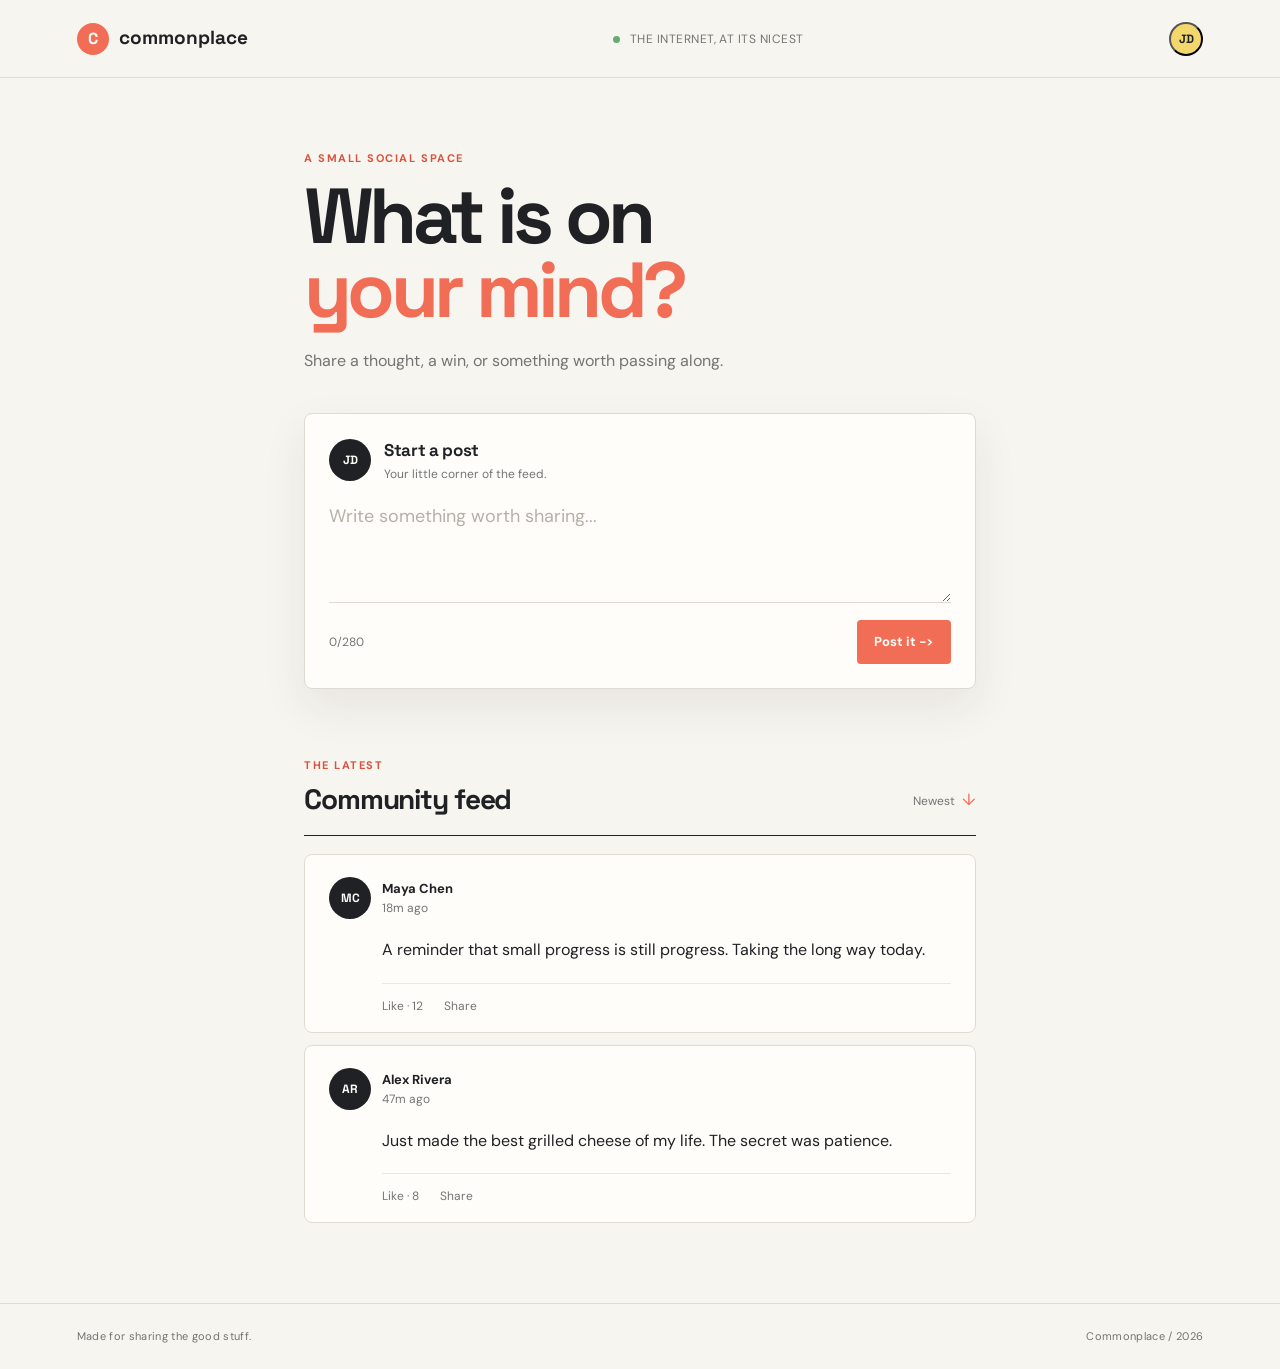
<file: index.html>
<!doctype html>
<html lang="en">
<head>
  <meta charset="UTF-8">
  <meta name="viewport" content="width=device-width, initial-scale=1.0">
  <meta name="description" content="A simple place to share updates and see what people are posting.">
  <title>Commonplace | Share your thoughts</title>
  <link rel="preconnect" href="https://fonts.googleapis.com">
  <link rel="preconnect" href="https://fonts.gstatic.com" crossorigin>
  <link href="https://fonts.googleapis.com/css2?family=DM+Sans:wght@400;500;600;700&family=Space+Grotesk:wght@500;600;700&display=swap" rel="stylesheet">
  <link rel="stylesheet" href="styles.css">
</head>
<body>
  <header class="site-header">
    <a class="brand" href="#top" aria-label="Commonplace home">
      <span class="brand-mark">C</span>
      <span>commonplace</span>
    </a>
    <div class="header-note"><span class="status-dot"></span> the internet, at its nicest</div>
    <button class="avatar avatar-small" type="button" aria-label="Your profile">JD</button>
  </header>

  <main class="page-shell" id="top">
    <section class="intro" aria-labelledby="page-title">
      <p class="eyebrow">A small social space</p>
      <h1 id="page-title">What is on<br><em>your mind?</em></h1>
      <p class="intro-copy">Share a thought, a win, or something worth passing along.</p>
    </section>

    <section class="composer panel" aria-labelledby="composer-title">
      <div class="composer-topline">
        <div class="avatar">JD</div>
        <div>
          <h2 id="composer-title">Start a post</h2>
          <p>Your little corner of the feed.</p>
        </div>
      </div>
      <form id="post-form">
        <label class="sr-only" for="post-text">Write your post</label>
        <textarea id="post-text" maxlength="280" placeholder="Write something worth sharing..." required></textarea>
        <div class="composer-footer">
          <span class="character-count"><span id="character-count">0</span>/280</span>
          <button class="button button-primary" type="submit">Post it <span aria-hidden="true">-&gt;</span></button>
        </div>
      </form>
    </section>

    <section class="feed-section" aria-labelledby="feed-title">
      <div class="feed-heading">
        <div>
          <p class="eyebrow">The latest</p>
          <h2 id="feed-title">Community feed</h2>
        </div>
        <button class="sort-button" id="sort-button" type="button">Newest <span aria-hidden="true">&#8595;</span></button>
      </div>
      <div class="feed" id="feed" aria-live="polite"></div>
      <p class="empty-state" id="empty-state" hidden>No posts yet. Be the first to say something.</p>
    </section>
  </main>

  <footer class="site-footer">
    <span>Made for sharing the good stuff.</span>
    <span>Commonplace / 2026</span>
  </footer>
  <script src="app.js"></script>
</body>
</html>
</file>
<file: styles.css>
:root {
  --ink: #202124;
  --muted: #747474;
  --paper: #f7f5ef;
  --white: #fffdfa;
  --line: #dedbd2;
  --coral: #f26d55;
  --coral-dark: #d9533e;
  --blue: #d8e7f2;
  --yellow: #f4d76c;
  --shadow: 0 18px 45px rgba(32, 33, 36, 0.08);
}

* { box-sizing: border-box; }
html { scroll-behavior: smooth; }
body {
  margin: 0;
  background: var(--paper);
  color: var(--ink);
  font-family: "DM Sans", sans-serif;
  line-height: 1.5;
}
button, textarea { font: inherit; }
button { cursor: pointer; }
.site-header {
  align-items: center;
  border-bottom: 1px solid var(--line);
  display: flex;
  height: 78px;
  justify-content: space-between;
  padding: 0 clamp(22px, 6vw, 90px);
}
.brand { align-items: center; color: var(--ink); display: flex; font-family: "Space Grotesk", sans-serif; font-size: 19px; font-weight: 700; gap: 10px; text-decoration: none; }
.brand-mark, .avatar { align-items: center; background: var(--coral); border-radius: 50%; color: var(--white); display: inline-flex; font-family: "Space Grotesk", sans-serif; font-weight: 700; justify-content: center; }
.brand-mark { font-size: 16px; height: 32px; width: 32px; }
.avatar { background: var(--ink); flex: 0 0 auto; font-size: 12px; height: 42px; width: 42px; }
.avatar-small { background: var(--yellow); color: var(--ink); height: 34px; width: 34px; }
.header-note { color: var(--muted); font-size: 12px; letter-spacing: .04em; text-transform: uppercase; }
.status-dot { background: #64ad72; border-radius: 50%; display: inline-block; height: 7px; margin-right: 6px; width: 7px; }
.page-shell { margin: 0 auto; max-width: 720px; padding: 72px 24px 80px; }
.intro { margin-bottom: 40px; }
.eyebrow { color: var(--coral-dark); font-size: 11px; font-weight: 700; letter-spacing: .14em; margin: 0 0 12px; text-transform: uppercase; }
h1, h2, p { margin-top: 0; }
h1, h2 { font-family: "Space Grotesk", sans-serif; }
h1 { font-size: clamp(46px, 8vw, 78px); letter-spacing: -.06em; line-height: .95; margin-bottom: 22px; }
h1 em { color: var(--coral); font-style: normal; }
.intro-copy { color: var(--muted); font-size: 16px; margin-bottom: 0; }
.panel { background: var(--white); border: 1px solid var(--line); border-radius: 8px; box-shadow: var(--shadow); }
.composer { padding: 24px; }
.composer-topline { align-items: center; display: flex; gap: 13px; margin-bottom: 20px; }
.composer h2 { font-size: 17px; letter-spacing: -.02em; margin: 0 0 2px; }
.composer p { color: var(--muted); font-size: 12px; margin: 0; }
textarea { background: transparent; border: 0; border-bottom: 1px solid var(--line); color: var(--ink); display: block; font-size: 18px; min-height: 100px; outline: 0; padding: 0 0 16px; resize: vertical; width: 100%; }
textarea::placeholder { color: #b4b1a9; }
textarea:focus { border-bottom-color: var(--coral); }
.composer-footer { align-items: center; display: flex; justify-content: space-between; padding-top: 17px; }
.character-count { color: var(--muted); font-size: 12px; }
.button { border: 0; border-radius: 4px; font-size: 13px; font-weight: 700; padding: 12px 17px; transition: background .2s, transform .2s; }
.button:hover { transform: translateY(-1px); }
.button-primary { background: var(--coral); color: var(--white); }
.button-primary:hover { background: var(--coral-dark); }
.feed-section { margin-top: 68px; }
.feed-heading { align-items: end; border-bottom: 1px solid var(--ink); display: flex; justify-content: space-between; margin-bottom: 18px; padding-bottom: 15px; }
.feed-heading .eyebrow { margin-bottom: 5px; }
.feed-heading h2 { font-size: 28px; letter-spacing: -.04em; margin-bottom: 0; }
.sort-button { background: transparent; border: 0; color: var(--muted); font-size: 12px; padding: 8px 0; }
.sort-button span { color: var(--coral); font-size: 16px; margin-left: 4px; }
.feed { display: grid; gap: 12px; }
.post { animation: appear .45s ease both; background: var(--white); border: 1px solid var(--line); border-radius: 8px; padding: 22px 24px 17px; }
.post-meta { align-items: center; display: flex; gap: 11px; }
.post-author { font-size: 13px; font-weight: 700; }
.post-time { color: var(--muted); font-size: 12px; }
.post-text { font-size: 16px; line-height: 1.6; margin: 18px 0 20px 53px; overflow-wrap: anywhere; white-space: pre-wrap; }
.post-actions { border-top: 1px solid #ebe8e0; display: flex; gap: 21px; margin-left: 53px; padding-top: 13px; }
.action-button { background: transparent; border: 0; color: var(--muted); font-size: 12px; padding: 0; }
.action-button:hover, .action-button.liked { color: var(--coral-dark); }
.empty-state { color: var(--muted); font-size: 14px; padding: 25px 0; text-align: center; }
.site-footer { border-top: 1px solid var(--line); color: var(--muted); display: flex; font-size: 11px; justify-content: space-between; letter-spacing: .03em; padding: 24px clamp(22px, 6vw, 90px); }
.sr-only { height: 1px; margin: -1px; overflow: hidden; position: absolute; width: 1px; clip: rect(0, 0, 0, 0); }
@keyframes appear { from { opacity: 0; transform: translateY(8px); } to { opacity: 1; transform: translateY(0); } }
@media (max-width: 600px) {
  .site-header { height: 68px; }
  .header-note { display: none; }
  .page-shell { padding-top: 52px; }
  .post-text, .post-actions { margin-left: 0; }
  .post { padding: 18px; }
  .site-footer { flex-direction: column; gap: 7px; }
}
</file>
